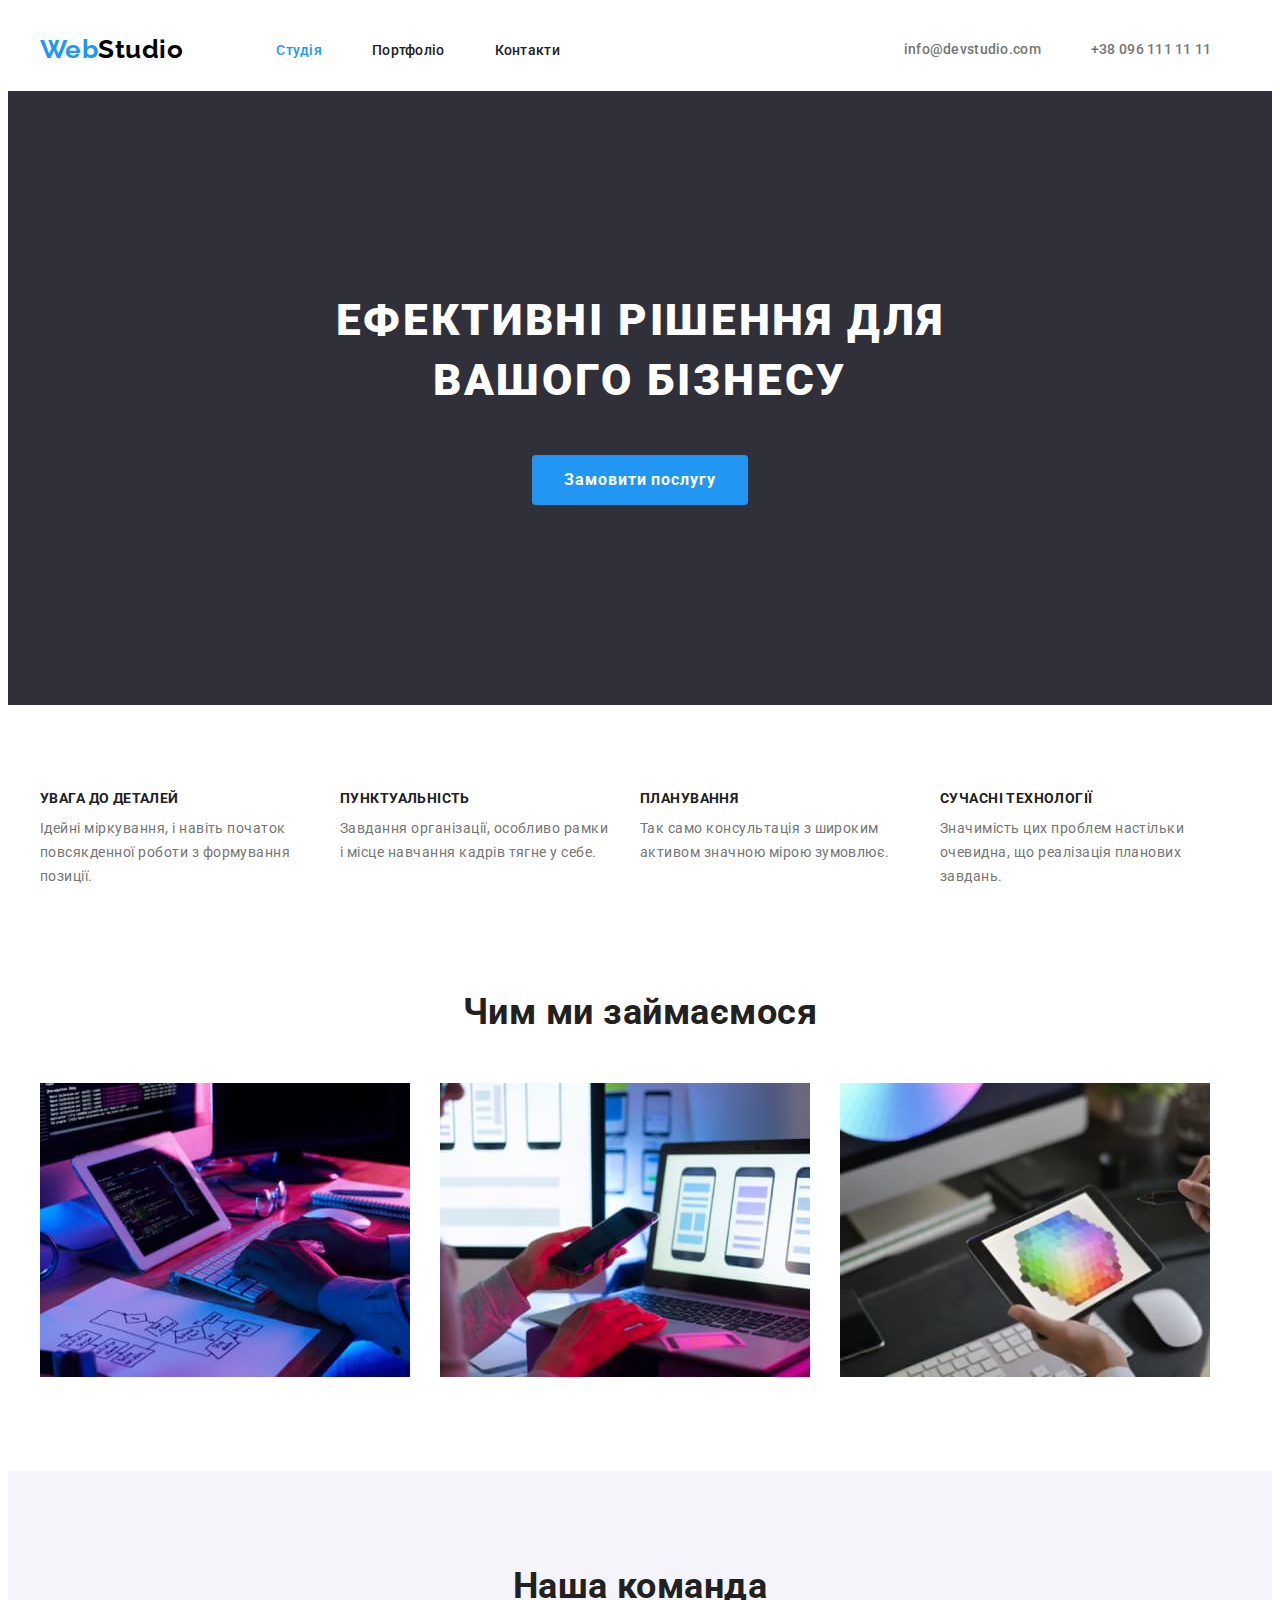
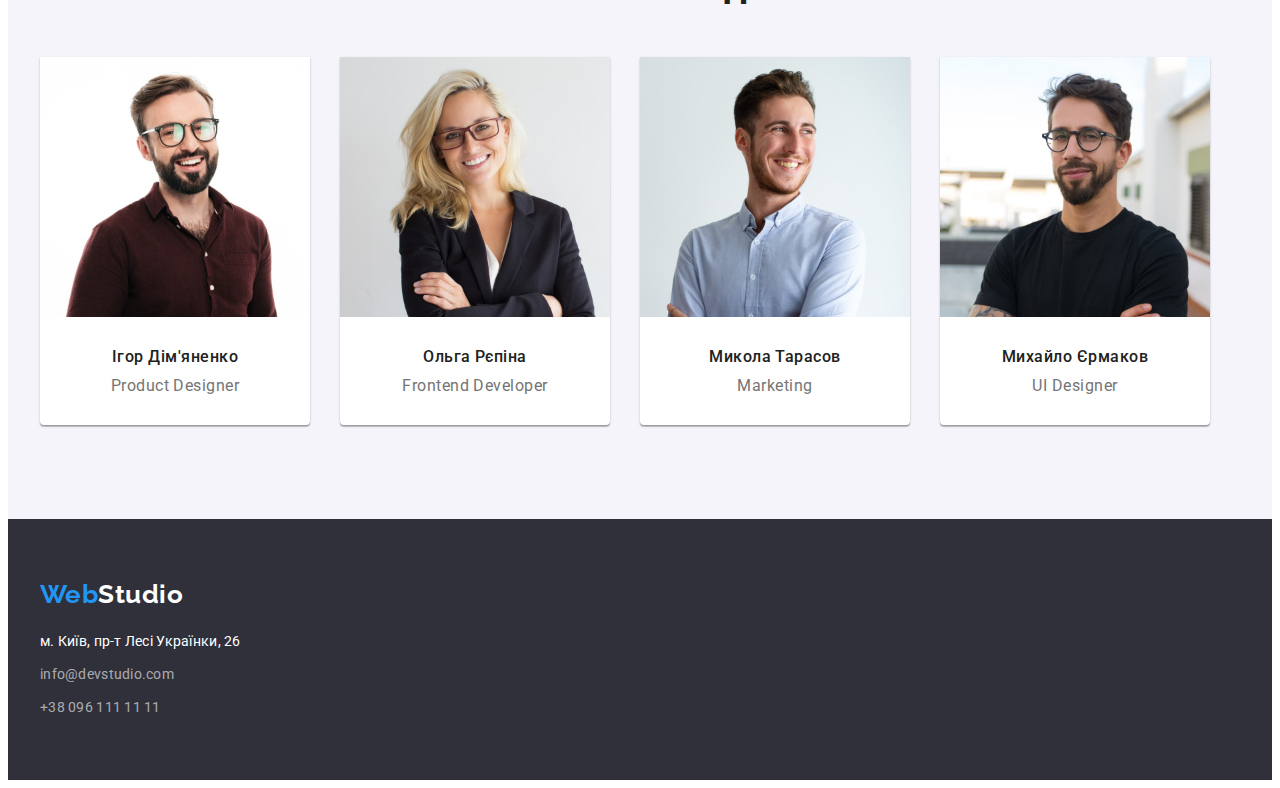
<file: index.html>
<!DOCTYPE html>
<html lang="uk">

<head>
  <meta charset="utf-8" />
  <meta name="description" content="Вебстудія" />
  <title>Студія</title>
  <link rel="preconnect" href="https://fonts.googleapis.com">
  <link rel="preconnect" href="https://fonts.gstatic.com" crossorigin>
  <link href="https://fonts.googleapis.com/css2?family=Raleway:wght@700&family=Roboto:wght@400;500;700;900&display=swap"
    rel="stylesheet">
  <link rel="stylesheet" href="https://cdnjs.cloudflare.com/ajax/libs/modern-normalize/1.1.0/modern-normalize.min.css"
    integrity="sha512-wpPYUAdjBVSE4KJnH1VR1HeZfpl1ub8YT/NKx4PuQ5NmX2tKuGu6U/JRp5y+Y8XG2tV+wKQpNHVUX03MfMFn9Q=="
    crossorigin="anonymous" referrerpolicy="no-referrer" />
  <link rel="stylesheet" href="./styles/styles.css" />
</head>

<body>
  <header class="header">
    <div class="container">
      <a href="./index.html" class="logo">
        <span lang="en" class="logo-web">Web</span><span lang="en">Studio</span>
      </a>
      <!-- Панель навігації -->
      <nav class="nav">
        <ul class="nav-list">
          <!-- В данному списку необхідно оновити лінки після їх отримання -->
          <li class="nav-item "><a href="./index.html" class="link active">Студія</a></li>
          <li class="nav-item "><a href="./portfolio.html" class="link">Портфоліо</a></li>
          <li class="nav-item "><a href="./index.html" class="link">Контакти</a></li>
        </ul>
      </nav>
      <ul class="contact-list">
        <li class="contact-item"><a href="mailto:info@devstudio.com" class="contact link">info@devstudio.com</a>
        </li>
        <li class="contact-item"><a href="tel:+380961111111" class="contact link">+38 096 111 11 11</a></li>
      </ul>
    </div>
  </header>
  <main>
    <!-- Hero -->
    <section class="hero section">
      <div class="container">
        <h1 class="hero title">Ефективні рішення для вашого бізнесу</h1>
        <button type="button" class="primary button">Замовити послугу</button>
      </div>
    </section>
    <!-- Advantages -->
    <section class="advantages section">
      <div class="container">
        <h2 class="visually-hidden">Наші переваги</h2>
        <ul class="advantages-list">
          <li class="advantage">
            <h3 class="advantage-title">Увага до деталей</h3>
            <p class="advantage-text">
              Ідейні міркування, і навіть початок повсякденної роботи з
              формування позиції.
            </p>
          </li>
          <li class="advantage">
            <h3 class="advantage-title">Пунктуальність</h3>
            <p class="advantage-text">
              Завдання організації, особливо рамки і місце навчання кадрів тягне
              у себе.
            </p>
          </li>
          <li class="advantage">
            <h3 class="advantage-title">Планування</h3>
            <p class="advantage-text">
              Так само консультація з широким активом значною мірою зумовлює.
            </p>
          </li>
          <li class="advantage">
            <h3 class="advantage-title">Сучасні технології</h3>
            <p class="advantage-text">
              Значимість цих проблем настільки очевидна, що реалізація планових
              завдань.
            </p>
          </li>
        </ul>
      </div>
    </section>
    <!-- Examples -->
    <section class="examples section">
      <div class="container">
        <h2 class="examples title">Чим ми займаємося</h2>
        <ul class="examples-list">
          <li class="example">
            <a href="./index.html">
              <img src="./images/image1.jpg" alt="Приклад роботи 1" width="370" height="294" />
            </a>
          </li>
          <li class="example">
            <a href="./index.html">
              <img src="./images/image2.jpg" alt="Приклад роботи 2" width="370" height="294" />
            </a>
          </li>
          <li class="example">
            <a href="./index.html">
              <img src="./images/image3.jpg" alt="Приклад роботи 3" width="370" height="294" />
            </a>
          </li>
        </ul>
      </div>
    </section>
    <!-- TEAM -->
    <section class="team section">
      <div class="container">
        <h2 class="team-title title">Наша команда</h2>
        <ul class="team-list">
          <li class="teammate">
            <img src="./images/ihor.jpg" alt="Фото Ігоря" width="270" class="photo" />
            <div class="name-gt">
              <h3 class="name">Ігор Дім'яненко</h3>
              <p lang="en" class="job-title">Product Designer</p>
            </div>
          </li>

          <li class="teammate">
            <img src="./images/olga.jpg" alt="Фото Ольги" width="270" class="photo" />
            <div class="name-gt">
              <h3 class="name">Ольга Рєпіна</h3>
              <p lang="en" class="job-title">Frontend Developer</p>
            </div>
          </li>

          <li class="teammate">
            <img src="./images/nikolay.jpg" alt="Фото Миколая" width="270" class="photo" />
            <div class="name-gt">
              <h3 class="name">Микола Тарасов</h3>
              <p lang="en" class="job-title">Marketing</p>
            </div>
          </li>

          <li class="teammate">
            <img src="./images/mihail.jpg" alt="Фото Михайла" width="270" class="photo" />
            <div class="name-gt">
              <h3 class="name">Михайло Єрмаков</h3>
              <p lang="en" class="job-title">UI Designer</p>
            </div>
          </li>
        </ul>
      </div>
    </section>
  </main>
  <footer class="footer">
    <div class="container"><a href="./index.html" class="logo footer-logo">
        <span lang="en" class="logo-web">Web</span><span lang="en" class="footer-text">Studio</span>
      </a>
      <address class="address">
        <ul class="address-list">
          <li class="address-item"><a href="https://goo.gl/maps/ud8NmV5yiws8x5bs8" target="_blank"
              rel="noopener noreferrer nofollow" class="link footer-text">м.
              Київ, пр-т Лесі Українки, 26</a></li>
          <li class="address-item"><a href="mailto:info@devstudio.com"
              class="address-contact link">info@devstudio.com</a>
          </li>
          <li class="address-item"><a href="tel:+380961111111" class="address-contact link">+38 096 111 11 11</a></li>
        </ul>
      </address>
    </div>
  </footer>
</body>

</html>
</file>
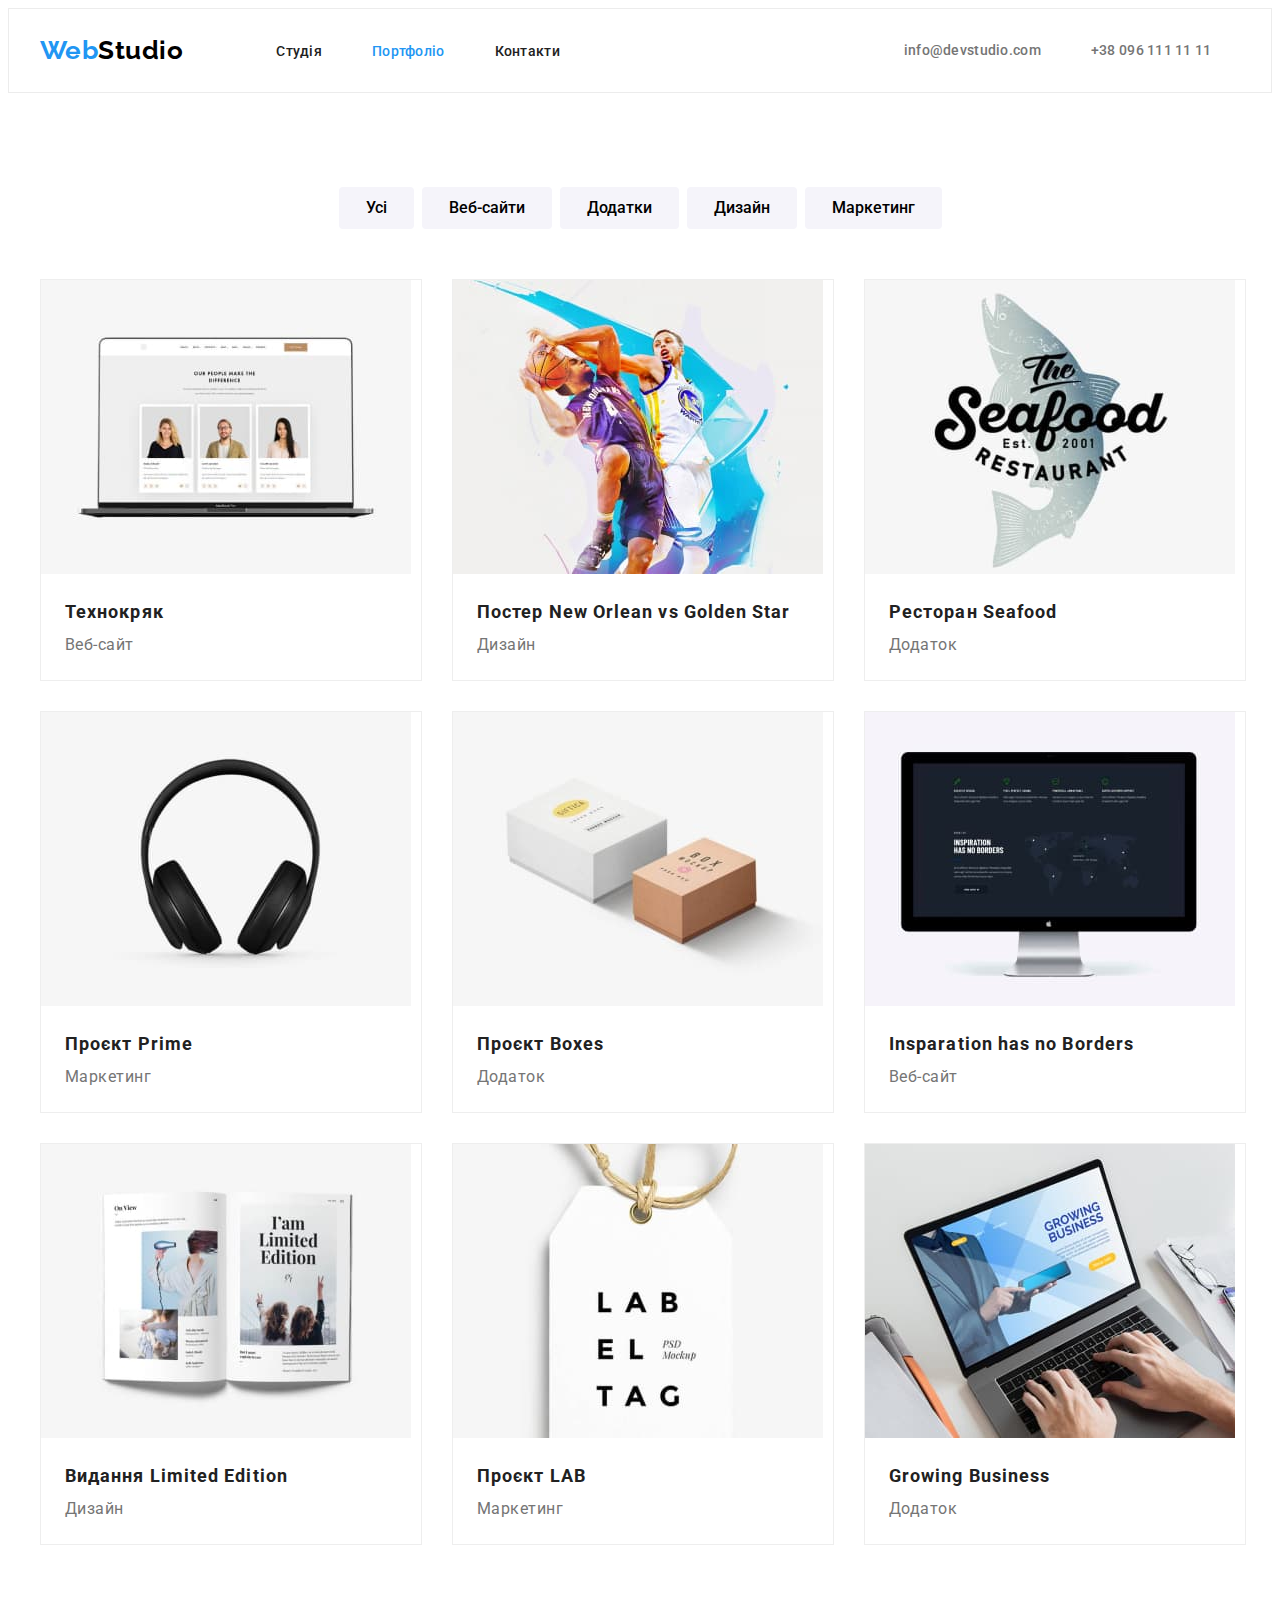
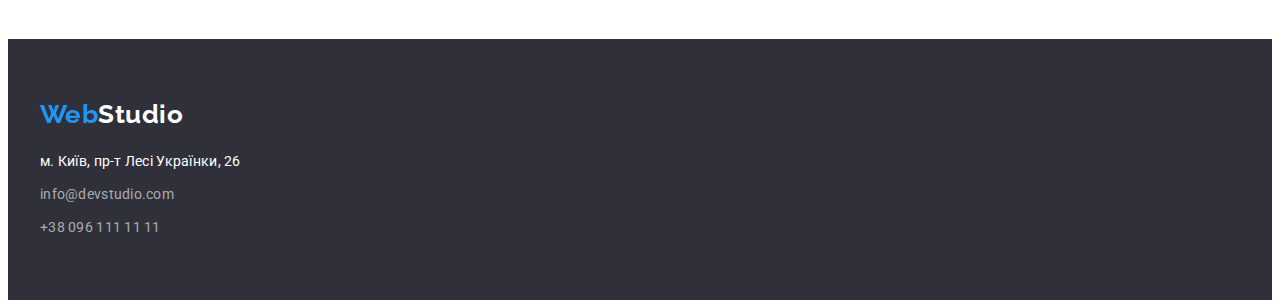
<file: portfolio.html>
<!DOCTYPE html>
<html lang="uk">

<head>
  <meta charset="utf-8" />
  <meta name="description" content="Вебстудія" />
  <title>Студія</title>
  <link rel="preconnect" href="https://fonts.googleapis.com">
  <link rel="preconnect" href="https://fonts.gstatic.com" crossorigin>
  <link href="https://fonts.googleapis.com/css2?family=Raleway:wght@700&family=Roboto:wght@400;500;700;900&display=swap"
    rel="stylesheet">
  <link rel="stylesheet" href="https://cdnjs.cloudflare.com/ajax/libs/modern-normalize/1.1.0/modern-normalize.min.css"
    integrity="sha512-wpPYUAdjBVSE4KJnH1VR1HeZfpl1ub8YT/NKx4PuQ5NmX2tKuGu6U/JRp5y+Y8XG2tV+wKQpNHVUX03MfMFn9Q=="
    crossorigin="anonymous" referrerpolicy="no-referrer" />
  <link rel="stylesheet" href="./styles/styles.css" />
</head>

<body>
  <header class="header header-line">
    <div class="container">
      <a href="./index.html" class="logo">
        <span lang="en" class="logo-web">Web</span><span lang="en">Studio</span>
      </a>
      <!-- Панель навігації -->
      <nav class="nav">
        <ul class="nav-list">
          <!-- В данному списку необхідно оновити лінки після їх отримання -->
          <li class="nav-item "><a href="./index.html" class="link">Студія</a></li>
          <li class="nav-item "><a href="./portfolio.html" class="link active">Портфоліо</a></li>
          <li class="nav-item "><a href="./index.html" class="link">Контакти</a></li>
        </ul>
      </nav>
      <ul class="contact-list">
        <li class="contact-item"><a href="mailto:info@devstudio.com" class="contact link">info@devstudio.com</a>
        </li>
        <li class="contact-item"><a href="tel:+380961111111" class="contact link">+38 096 111 11 11</a></li>
      </ul>
    </div>
  </header>
  <!-- Main page -->
  <main>
    <section class="portfolio section">
      <div class="container">
        <!-- Buttons (filters) -->
        <ul class="filter-list">
          <li class="filter-item"><button type="button" class="secondary button filter">Усі</button></li>
          <li class="filter-item"><button type="button" class="secondary button filter">Веб-сайти</button></li>
          <li class="filter-item"><button type="button" class="secondary button filter">Додатки</button></li>
          <li class="filter-item"><button type="button" class="secondary button filter">Дизайн</button></li>
          <li class="filter-item"><button type="button" class="secondary button filter">Маркетинг</button></li>
        </ul>
        <!-- Product list -->
        <ul class="products">
          <li class="project">
            <a href="./portfolio.html" class="project-link">
              <img src="./images/proj-technocrack-web-site.jpg" alt="Вигляд веб-сайту Технокряк" />
              <div class="card-text">
                <h2 class="project-title">Технокряк</h2>
                <p class="project-type">Веб-сайт</p>
              </div>
            </a>
          </li>

          <li class="project">
            <a href="./portfolio.html" class="project-link">
              <img src="./images/proj-poster-new-orlean-vs-golden-star-design.jpg"
                alt="Постер баскетбольної гри Нового Орлеану проти Голден Стару" width="370" />
              <div class="card-text">
                <h2 class="project-title">
                  Постер <span lang="en">New Orlean</span> vs
                  <span lang="en">Golden Star</span>
                </h2>
                <p class="project-type">Дизайн</p>
              </div>
            </a>
          </li>

          <li class="project">
            <a href="./portfolio.html" class="project-link">
              <img src="./images/proj-restaurant-seafood-app.jpg" alt="Вигляд додатку для ресторану Сіфуд"
                width="370" />
              <div class="card-text">
                <h2 class="project-title">Ресторан <span lang="en">Seafood</span></h2>
                <p class="project-type">Додаток</p>
              </div>
            </a>
          </li>

          <li class="project">
            <a href="./portfolio.html" class="project-link">
              <img src="./images/proj-prime-marketing.jpg" alt="Приклад маркетингового проєкту Прайм, навушники"
                width="370" />
              <div class="card-text">
                <h2 class="project-title">Проєкт <span>Prime</span></h2>
                <p class="project-type">Маркетинг</p>
              </div>
            </a>
          </li>

          <li class="project">
            <a href="./portfolio.html" class="project-link">
              <img src="./images/proj-boxes-app.jpg" alt="Приклад проєкту по створенню крафтових коробок Боксес"
                width="370" />
              <div class="card-text">
                <h2 class="project-title">Проєкт <span lang="en">Boxes</span></h2>
                <p class="project-type">Додаток</p>
              </div>
            </a>
          </li>

          <li class="project">
            <a href="./portfolio.html" class="project-link">
              <img src="./images/proj-inspiration-has-no-borders-web-site.jpg"
                alt="Приклад веб-сайту під назвою Натхнення немає меж" width="370" />
              <div class="card-text">
                <h2 class="project-title"><span lang="en">Insparation has no Borders</span></h2>
                <p class="project-type">Веб-сайт</p>
              </div>
            </a>
          </li>

          <li class="project">
            <a href="./portfolio.html" class="project-link">
              <img src="./images/proj-publ-house-limited-edition-design.jpg" alt="Фото дизайну книги з видавництва"
                width="370" />
              <div class="card-text">
                <h2 class="project-title">Видання <span lang="en">Limited Edition</span></h2>
                <p class="project-type">Дизайн</p>
              </div>
            </a>
          </li>

          <li class="project">
            <a href="./portfolio.html" class="project-link">
              <img src="./images/proj-lab-marketing.jpg" alt="Фото дизайну бренду лаб" />
              <div class="card-text">
                <h2 class="project-title">Проєкт <span lang="en">LAB</span></h2>
                <p class="project-type">Маркетинг</p>
              </div>
            </a>
          </li>

          <li class="project">
            <a href="./portfolio.html" class="project-link">
              <img src="./images/proj-growing-business-app.jpg" alt="Фото проєкту додатку для зростання бізнесу"
                width="370" />
              <div class="card-text">
                <h2 class="project-title"><span lang="en">Growing Business</span></h2>
                <p class="project-type">Додаток</p>
              </div>
            </a>
          </li>
        </ul>
      </div>
    </section>
  </main>
  <!-- Footer -->
  <footer class="footer">
    <div class="container"><a href="./index.html" class="logo footer-logo">
        <span lang="en" class="logo-web">Web</span><span lang="en" class="footer-text">Studio</span>
      </a>
      <address class="address">
        <ul class="address-list">
          <li class="address-item"><a href="https://goo.gl/maps/ud8NmV5yiws8x5bs8" target="_blank"
              rel="noopener noreferrer nofollow" class="link footer-text">м.
              Київ, пр-т Лесі Українки, 26</a></li>
          <li class="address-item"><a href="mailto:info@devstudio.com"
              class="address-contact link">info@devstudio.com</a>
          </li>
          <li class="address-item"><a href="tel:+380961111111" class="address-contact link">+38 096 111 11 11</a></li>
        </ul>
      </address>
    </div>
  </footer>
</body>

</html>
</file>
<file: styles/styles.css>
:root {
  --primary-text-color: #212121;
  --secondary-text-color: #757575;
  --accent-color: #2196f3;
  --background-color: #2f303a;
  --secondary-background-color: #f5f4fa;
  --primary-section-padding: 94px;
  --primary-gap: 30px;
}

.container {
  margin: 0 auto;
  padding-left: 15px;
  padding-right: 15px;
  width: 1200px;
}

.section {
  padding-bottom: var(--primary-section-padding);
  padding-top: var(--primary-section-padding);
}

h1,
h2,
h3,
h4,
h5,
h6,
p,
ul {
  padding: 0;
  margin: 0;
}

img {
  display: block;
  max-width: 100%;
}

body {
  background-color: #ffffff;
  color: var(--primary-text-color);
  font-family: "Roboto", sans-serif;
  letter-spacing: 0.03em;
}

ul {
  list-style: none;
}

/* Buttons */
.button {
  cursor: pointer;
  font-family: "Roboto", sans-serif;
  border-radius: 4px;
  border-color: transparent;
}

/* active  */
.link.active {
  color: var(--accent-color);
}

.visually-hidden {
  position: absolute;
  width: 1px;
  height: 1px;
  margin: -1px;
  border: 0;
  padding: 0;
  white-space: nowrap;
  clip-path: inset(100%);
  clip: rect(0 0 0 0);
  overflow: hidden;
}

/* Titles */
.title {
  text-align: center;
  font-weight: 700;
  font-size: 36px;
  line-height: 1.17;
}

/* Links */
.link {
  text-decoration: none;
  font-weight: 500;
  line-height: 1.14;
  letter-spacing: 0.02em;
  color: #212121;
}

.link:hover,
link:focus {
  color: var(--accent-color);
}

/* Logo */
.logo {
  text-decoration: none;
  font-family: "Raleway", sans-serif;
  font-weight: 700;
  font-size: 26px;
  line-height: 1.19;
  color: black;
  padding-bottom: 25px;
  padding-top: 24px;
}

.logo-web {
  color: var(--accent-color);
}

/* Nav */
.header .container {
  align-items: center;
}

.nav-list {
  display: flex;
}

.container > .logo {
  margin-right: 93px;
}

.nav-list > .nav-item {
  margin-right: 50px;
  padding-top: 32px;
  padding-bottom: 32px;
}

.nav-item > .link {
  font-size: 14px;
  padding-top: 32px;
  padding-bottom: 32px;
}

.nav-list > .nav-item:nth-last-child(1) {
  margin-right: 0px;
}

.contact-list {
  display: flex;
}

.contact-list > .contact-item {
  margin-left: 50px;
  font-size: 14px;
}

.contact-list > .contact-item:first-child {
  margin-left: 344px;
}

.contact {
  color: var(--secondary-text-color);
  padding-top: 32px;
  padding-bottom: 32px;
}

/* Header */
.header .container {
  display: flex;
  padding-top: 0px;
  padding-bottom: 0px;
}

/* footer */
.footer {
  background-color: var(--background-color);
}

.footer {
  padding-top: 60px;
  padding-bottom: 60px;
}

.container > .footer-logo {
  display: inline-block;
  margin-bottom: 20px;
  margin-right: 0;
  padding-top: 0;
  padding-bottom: 0;
}

.footer-text {
  color: #ffffff;
}

.address-list {
  display: inline-block;

  font-style: normal;
}

.address-list .address-item {
  margin-bottom: 9px;
  font-size: 14px;
}

.address-list .address-item:nth-last-child(1) {
  margin-bottom: 0px;
}

.address-item > .link {
  line-height: 1.71;
  font-weight: 400;
}

.address-contact {
  color: rgba(255, 255, 255, 0.6);
}

/* --------------CSS FOR INDEX----------------*/
/* Hero */
.hero.section {
  padding-top: 200px;
  padding-bottom: 200px;
}

.hero {
  background-color: var(--background-color);
  text-align: center;
  font-weight: 900;
  font-size: 44px;
  line-height: 1.36;
  letter-spacing: 0.06em;
  text-transform: uppercase;
}

.hero.title {
  width: 696px;
  height: 120px;
  color: #ffffff;
  text-align: center;
  margin: 0 auto;
  margin-bottom: var(--primary-gap);
}

/* main button  */
.primary.button {
  display: inline-block;
  background-color: var(--accent-color);
  width: 216px;
  height: 50px;
  color: #ffffff;
  font-weight: 700;
  font-size: 16px;
  line-height: 1.88;
  letter-spacing: 0.06em;
}

/* Advantages  */
.advantages.section {
  padding-top: 86px;
  padding-bottom: 102px;
}

.advantage {
  width: 270px;
}

.advantage-title {
  font-weight: 700;
  line-height: 1.14;
  letter-spacing: 0.03em;
  text-transform: uppercase;
  font-size: 14px;
}

.advantage-text {
  color: var(--secondary-text-color);
  font-size: 14px;
  line-height: 1.71;
}

.container .advantages-list {
  display: flex;
}

.advantages .advantage {
  margin-right: var(--primary-gap);
}

.advantages .advantage:nth-child(4) {
  margin-right: 0px;
}

.advantage .advantage-title {
  margin-bottom: 10px;
}

/* Examples */
.examples.section {
  padding-top: 0;
}

.examples .container {
  padding-top: 0;
}

.container > .examples-list {
  display: flex;
}

.examples.title {
  margin-bottom: 50px;
}

.examples-list > .example {
  margin-right: var(--primary-gap);
}

.examples-list > .example:nth-child(3n) {
  margin-right: 0;
}

/* Team */
.team {
  background-color: var(--secondary-background-color);
  font-size: 16px;
  line-height: 1.19;
  text-align: center;
}

.team-title.title {
  margin-bottom: 50px;
}

.container .team-list {
  display: flex;
}

.team-list .teammate {
  margin-right: var(--primary-gap);

  background-color: #ffffff;
  box-shadow: 0px 1px 3px rgba(0, 0, 0, 0.12), 0px 1px 1px rgba(0, 0, 0, 0.14),
    0px 2px 1px rgba(0, 0, 0, 0.2);
  border-radius: 0px 0px 4px 4px;
}

.team-list .teammate:nth-child(4n) {
  margin-right: 0;
}

.name-gt {
  padding-top: var(--primary-gap);
  padding-bottom: var(--primary-gap);
}

.name {
  margin-bottom: 10px;

  font-weight: 500;
  font-size: 16px;
  line-height: 1.19;
}

.job-title {
  color: var(--secondary-text-color);
}

/* ---------------CSS FOR PORTFOLIO-------------- */
.header-line {
  border: 1px solid #ececec;
}

/* Filter */
.container > .filter-list {
  display: flex;
  justify-content: center;
  margin-bottom: 50px;
}

.filter-list > .filter-item {
  margin-right: 8px;
}

.filter-list > .filter-item:nth-last-child(1) {
  margin-right: 0;
}

.filter-item > .button {
  padding: 6px 22px;
}

.filter-item > .button:first-child {
  padding: 6px 25px;
}

.secondary.button {
  font-weight: 500;
  font-size: 16px;
  line-height: 1.62;

  background-color: var(--secondary-background-color);
}

.secondary.button:hover,
.secondary.button:focus {
  color: #ffffff;
  background-color: var(--accent-color);
}

/* Projects */
.container .products {
  display: flex;
  flex-wrap: wrap;

  margin-right: calc(-1 * var(--primary-gap));
  margin-bottom: calc(-1 * var(--primary-gap));
}

.products > .project {
  display: inline-block;
  background: #ffffff;
  border: 1px solid #eeeeee;
  flex-basis: calc(100% / 3 - var(--primary-gap));

  margin-right: var(--primary-gap);
  margin-bottom: var(--primary-gap);
}

.products > .project:nth-child(3n) {
  margin-right: 0;
}

.project > .project-link {
  text-decoration: none;
  color: var(--primary-text-color);
}

.project-title {
  font-weight: 700;
  font-size: 18px;
  line-height: 2;
  letter-spacing: 0.06em;
}

.project-type {
  font-size: 16px;
  line-height: 1.88;
  color: var(--secondary-text-color);
}

.card-text {
  padding: 20px 24px;
}
</file>
